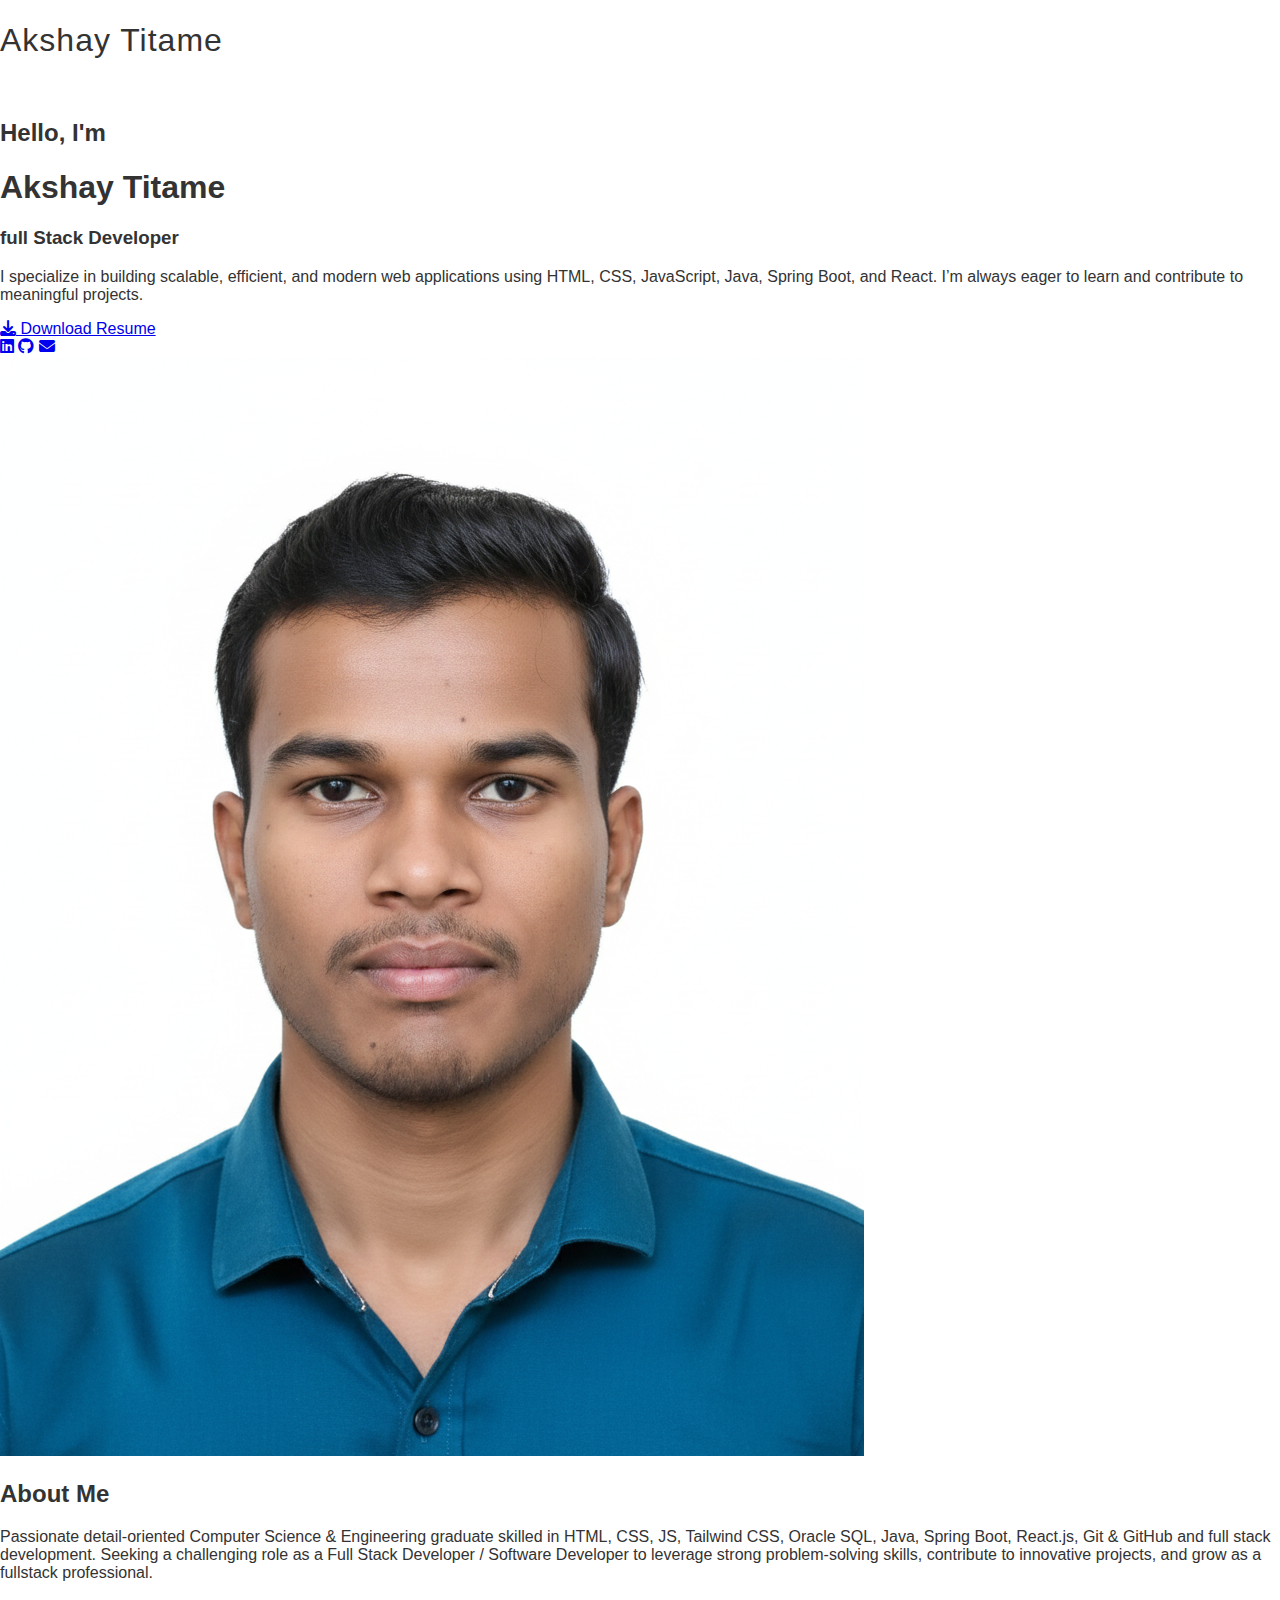
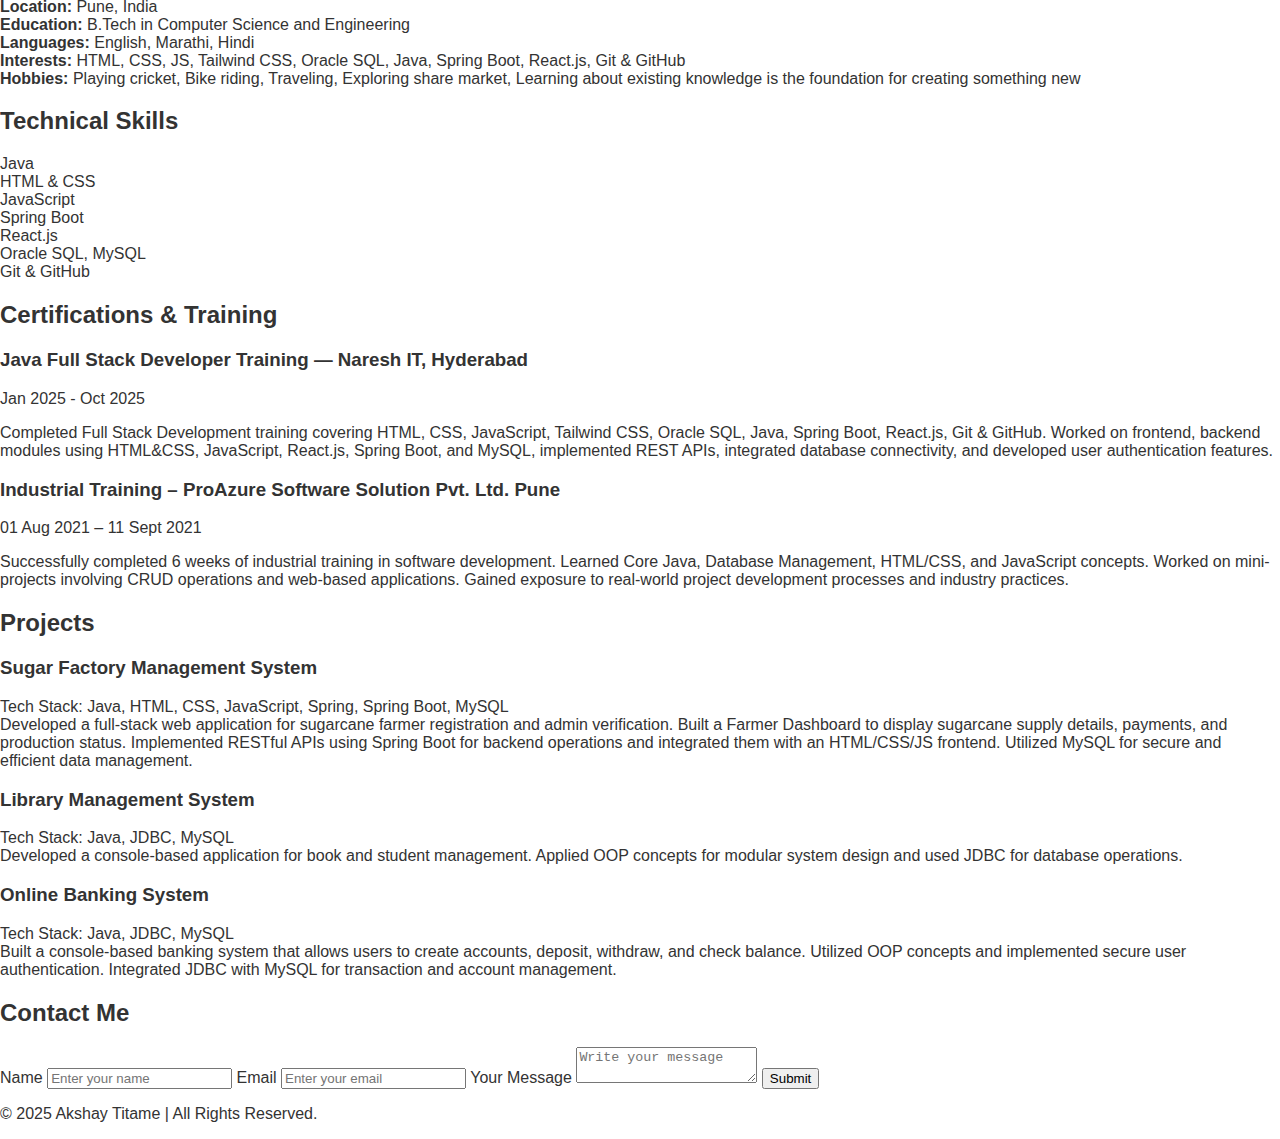
<file: index.html>
<!DOCTYPE html>
<html lang="en">
  <head>
    <meta charset="UTF-8" />
    <meta name="viewport" content="width=device-width, initial-scale=1.0" />
    <title>Akshay Titame | Portfolio</title>
    <link rel="stylesheet" href="style.css" />
    <link
      href="https://fonts.googleapis.com/css2?family=Poppins:wght@400;500;600;700&display=swap"
      rel="stylesheet"  
    />
    <link
      rel="stylesheet"
      href="https://cdnjs.cloudflare.com/ajax/libs/font-awesome/6.5.0/css/all.min.css"
    />
  </head>
  <body>
    <nav class="navbar">
      <div class="container nav-container">
        <h1 class="logo">Akshay Titame</h1>
        <ul class="nav-links">
          <li><a href="#about">About</a></li>
          <li><a href="#skills">Skills</a></li>
          <li><a href="#certifications">Certifications</a></li>
          <li><a href="#projects">Projects</a></li>
          <li><a href="#contact">Contact</a></li>
        </ul>
      </div>
    </nav>

    <header class="hero">
      <div class="container hero-container">
        <div class="hero-text">
          <h2>Hello, I'm</h2>
          <h1>Akshay Titame</h1>
          <h3>full Stack Developer</h3>
          <p>
            I specialize in building scalable, efficient, and modern web
            applications using HTML, CSS, JavaScript, Java, Spring Boot, and React. I’m always eager to
            learn and contribute to meaningful projects.
          </p>
          <a href="assets/resume/Akshay_Titame_Resume.pdf" class="btn" download>
            <i class="fa-solid fa-download"></i> Download Resume
          </a>
          <div class="social-icons">
            <a href="https://www.linkedin.com/in/akshay-titame/"><i class="fab fa-linkedin"></i></a>
            <a href="https://github.com/AkshayTitame"><i class="fab fa-github"></i></a>
            <a href="mailto:titameakshay2001@gmail.com"><i class="fa-solid fa-envelope"></i></a>
          </div>
        </div>
        <img src="assets/images/at_img.png" alt="Akshay Titame" class="hero-img" />
      </div>
    </header>

    <section id="about" class="about">
      <div class="container">
        <h2>About Me</h2>
        <p>
          Passionate detail-oriented Computer Science & Engineering graduate skilled in HTML, CSS, JS, Tailwind CSS, Oracle SQL, Java, Spring Boot, React.js, Git & GitHub and full stack development. Seeking a challenging role as a Full Stack Developer / Software Developer to leverage strong problem-solving skills, contribute to innovative projects, and grow as a fullstack professional.
        </p>
        <div class="about-grid">
          <div><strong>Location:</strong> Pune, India</div>
          <div><strong>Education:</strong> B.Tech in Computer Science and Engineering</div>
          <div><strong>Languages:</strong> English, Marathi, Hindi</div>
          <div><strong>Interests:</strong> HTML, CSS, JS, Tailwind CSS, Oracle SQL, Java, Spring Boot, React.js, Git & GitHub</div>
          <div><strong>Hobbies:</strong> Playing cricket, Bike riding, Traveling, Exploring share market, Learning about existing knowledge is the foundation for creating something new</div>
        </div>
      </div>
    </section>

    <section id="skills" class="skills">
      <div class="container">
        <h2>Technical Skills</h2>
        <div class="skills-grid">
          <div class="skill">
            <span>Java</span>
            <div class="bar"><div style="width: 97%"></div></div>
          </div>
          <div class="skill">
            <span>HTML & CSS</span>
            <div class="bar"><div style="width: 95%"></div></div>
          </div>
          <div class="skill">
            <span>JavaScript</span>
            <div class="bar"><div style="width: 95%"></div></div>
          </div>
          <div class="skill">
            <span>Spring Boot</span>
            <div class="bar"><div style="width: 85%"></div></div>
          </div>
          <div class="skill">
            <span>React.js</span>
            <div class="bar"><div style="width: 87%"></div></div>
          </div>
          <div class="skill">
            <span>Oracle SQL, MySQL</span>
            <div class="bar"><div style="width: 80%"></div></div>
          </div>
          <div class="skill">
            <span>Git & GitHub</span>
            <div class="bar"><div style="width: 85%"></div></div>
          </div>
        </div>
      </div>
    </section>

    <section id="certifications" class="certifications">
      <div class="container">
        <h2>Certifications & Training</h2>
        <div class="timeline">
          <div class="timeline-item">
            <div class="dot"></div>
            <h3>Java Full Stack Developer Training — Naresh IT, Hyderabad</h3>
            <p>Jan 2025 - Oct 2025</p>
            <p>
              Completed Full Stack Development training covering HTML, CSS, JavaScript, 
              Tailwind CSS, Oracle SQL, Java, Spring Boot, React.js, Git & GitHub. 
              Worked on frontend, backend modules using HTML&CSS, JavaScript, React.js, Spring Boot, and MySQL, implemented REST APIs, 
              integrated database connectivity, and developed user authentication features.
            </p>
          </div>
          <div class="timeline-item">
            <div class="dot"></div>
            <h3>Industrial Training – ProAzure Software Solution Pvt. Ltd. Pune</h3>
            <p>01 Aug 2021 – 11 Sept 2021</p>
            <p>
              Successfully completed 6 weeks of industrial training in software development. 
              Learned Core Java, Database Management, HTML/CSS, and JavaScript concepts. 
              Worked on mini-projects involving CRUD operations and web-based applications. 
              Gained exposure to real-world project development processes and industry practices.
            </p>
          </div>
        </div>
      </div>
    </section>

    <section id="projects" class="projects">
      <div class="container">
        <h2>Projects</h2>
        <div class="project-grid">
          <div class="project-card">
            <h3>Sugar Factory Management System</h3>
            <p>
              Tech Stack: Java, HTML, CSS, JavaScript, Spring, Spring Boot, MySQL<br>
              Developed a full-stack web application for sugarcane farmer registration and admin verification.
              Built a Farmer Dashboard to display sugarcane supply details, payments, and production status.
              Implemented RESTful APIs using Spring Boot for backend operations and integrated them with an HTML/CSS/JS frontend.
              Utilized MySQL for secure and efficient data management.
            </p>
          </div>
          <div class="project-card">
            <h3>Library Management System</h3>
            <p>
              Tech Stack: Java, JDBC, MySQL<br>
              Developed a console-based application for book and student management.
              Applied OOP concepts for modular system design and used JDBC for database operations.
            </p>
          </div>
          <div class="project-card">
            <h3>Online Banking System</h3>
            <p>
              Tech Stack: Java, JDBC, MySQL<br>
              Built a console-based banking system that allows users to create accounts, deposit, withdraw, and check balance.
              Utilized OOP concepts and implemented secure user authentication.
              Integrated JDBC with MySQL for transaction and account management.
            </p>
          </div>
        </div>
      </div>
    </section>

    <footer id="contact" class="contact-footer">
      <div class="container">
        <h2 class="contact-title">Contact Me</h2>
        <form class="contact-form" id="contactForm">
          <label for="name">Name</label>
          <input id="name" type="text" placeholder="Enter your name" class="input-field" required>

          <label for="email">Email</label>
          <input id="email" type="email" placeholder="Enter your email" class="input-field" required>

          <label for="message">Your Message</label>
          <textarea id="message" placeholder="Write your message" class="textarea-field" required></textarea>

          <button type="submit" class="submit-btn">Submit</button>
        </form>
        <p class="footer-note">© 2025 Akshay Titame | All Rights Reserved.</p>
      </div>
    </footer>

    <script src="script.js"></script>
  </body>
</html>
</file>
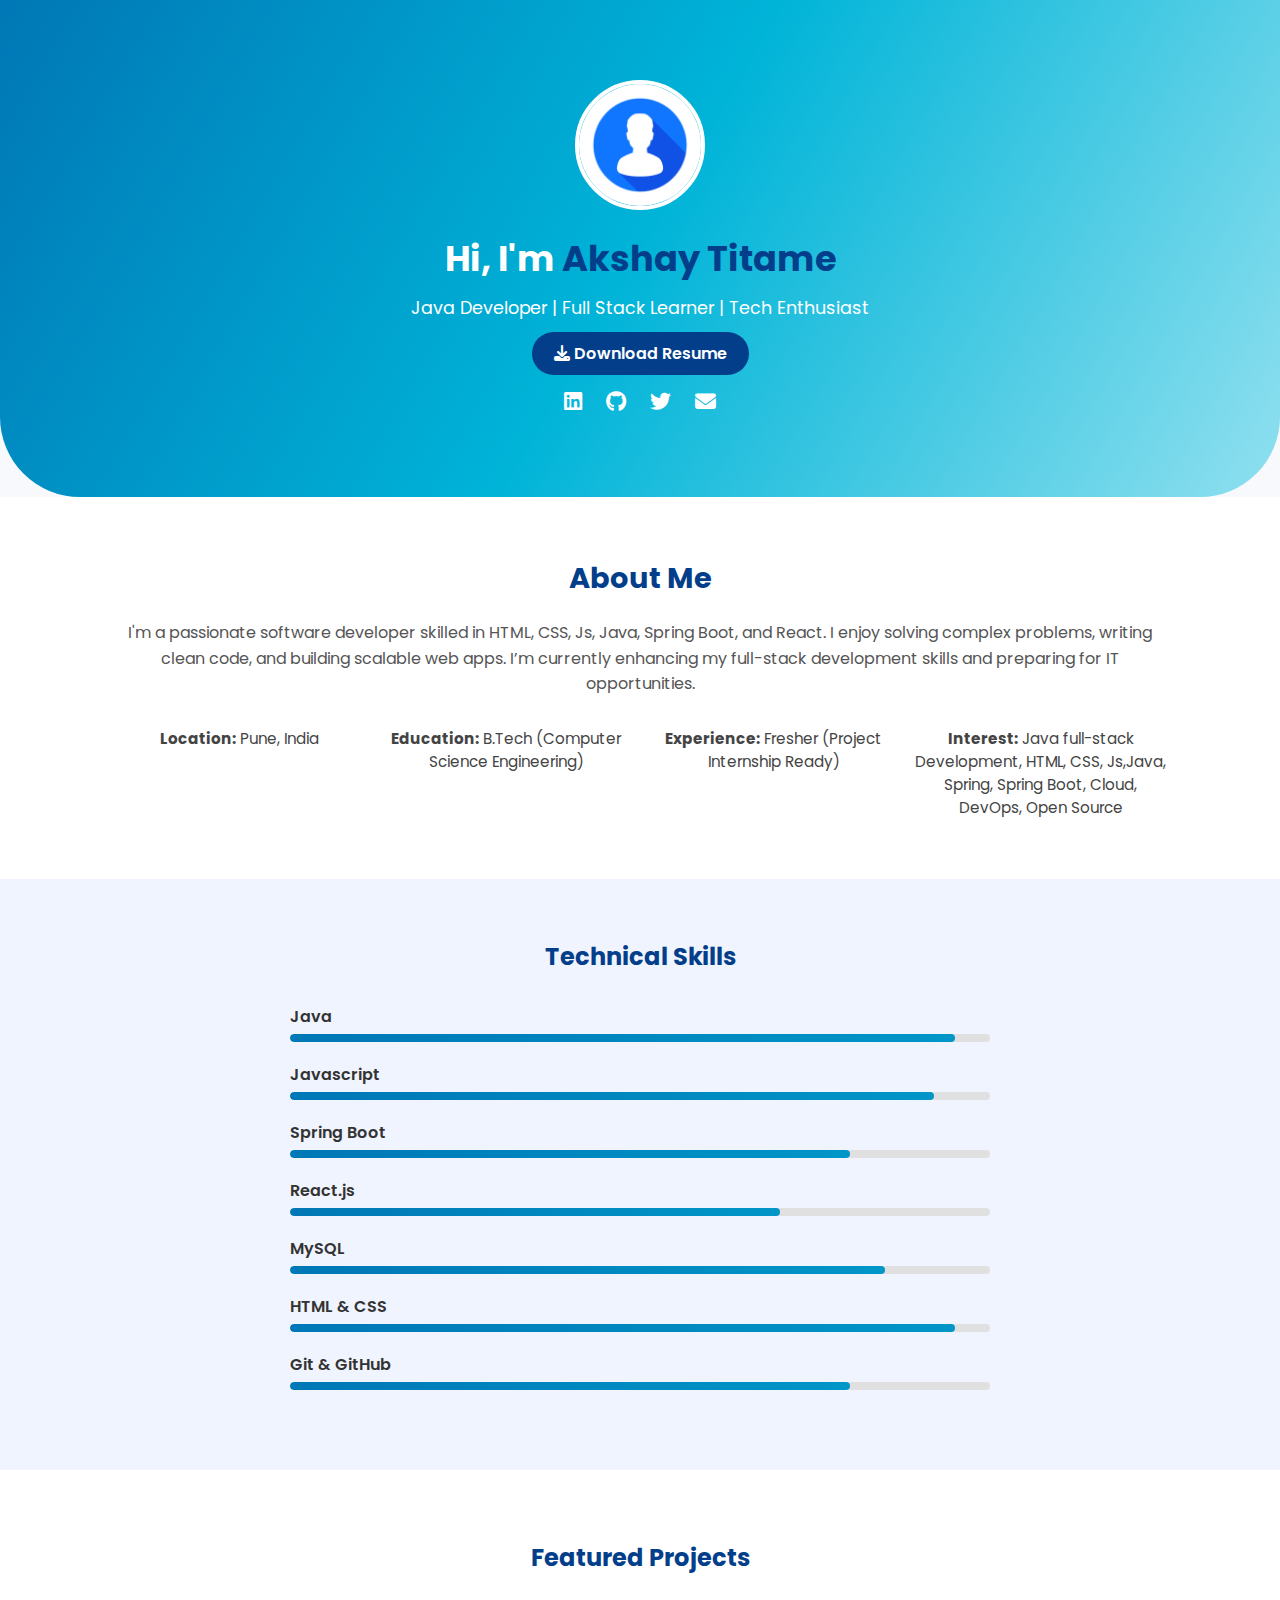
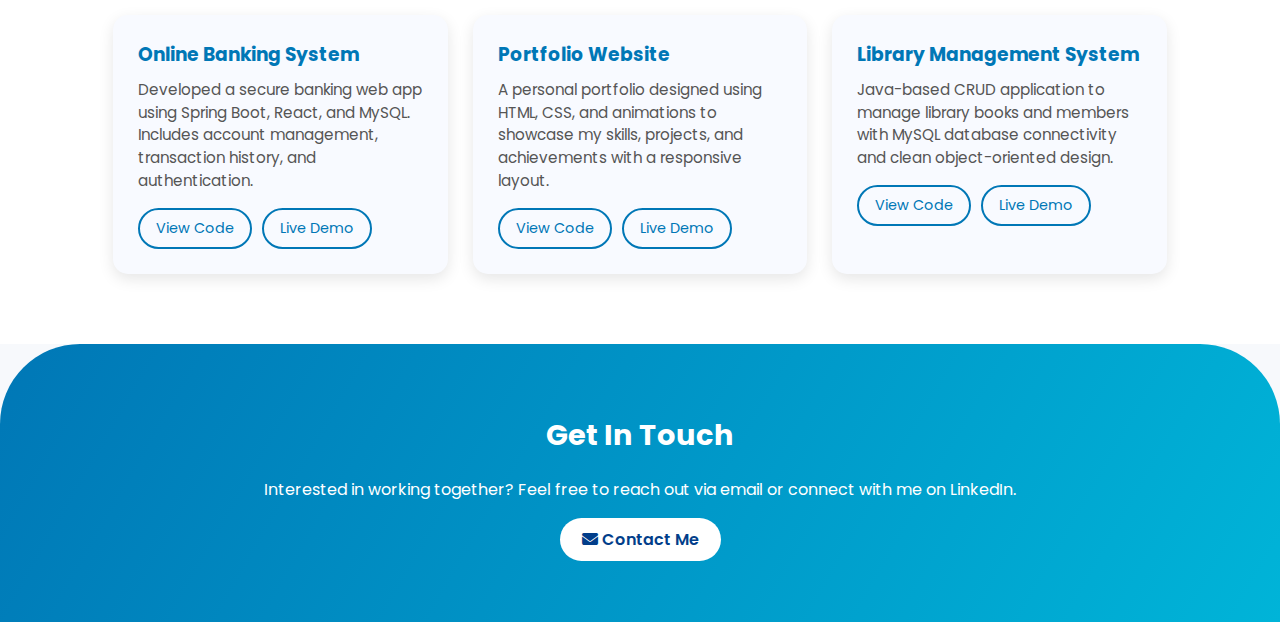
<file: Day_06/index.html>
<!DOCTYPE html>
<html lang="en">
  <head>
    <meta charset="UTF-8" />
    <meta name="viewport" content="width=device-width, initial-scale=1.0" />
    <title>Akshay Titame | Portfolio</title>
    <link rel="stylesheet" href="style.css" />
    <link
      href="https://fonts.googleapis.com/css2?family=Poppins:wght@400;500;600;700&display=swap"
      rel="stylesheet"
    />
    <link
      rel="stylesheet"
      href="https://cdnjs.cloudflare.com/ajax/libs/font-awesome/6.5.0/css/all.min.css"
    />
  </head>

  <body>
    <header class="hero">
      <div class="container">
        <div class="hero-content">
          <img src="profile.jpg" alt="Akshay Titame" class="profile-pic" />
          <h1>Hi, I'm <span>Akshay Titame</span></h1>
          <p class="tagline">
            Java Developer | Full Stack Learner | Tech Enthusiast
          </p>
          <a href="resume.pdf" class="btn" download>
            <i class="fa-solid fa-download"></i> Download Resume
          </a>
          <div class="social">
            <a href="#"><i class="fab fa-linkedin"></i></a>
            <a href="#"><i class="fab fa-github"></i></a>
            <a href="#"><i class="fab fa-twitter"></i></a>
            <a href="mailto:akshay@example.com"
              ><i class="fa-solid fa-envelope"></i
            ></a>
          </div>
        </div>
      </div>
    </header>

    <section class="about">
      <div class="container">
        <h2>About Me</h2>
        <p>
          I'm a passionate software developer skilled in HTML, CSS, Js, Java, Spring Boot, and
          React. I enjoy solving complex problems, writing clean code, and
          building scalable web apps. I’m currently enhancing my full-stack
          development skills and preparing for IT opportunities.
        </p>

        <div class="info-grid">
          <div><strong>Location:</strong> Pune, India</div>
          <div><strong>Education:</strong> B.Tech (Computer Science Engineering)</div>
          <div>
            <strong>Experience:</strong> Fresher (Project Internship Ready)
          </div>
          <div><strong>Interest:</strong> Java full-stack Development, HTML, CSS, Js,Java, Spring, Spring Boot, Cloud, DevOps, Open Source</div>
        </div>
      </div>
    </section>

    <section class="skills">
      <div class="container">
        <h2>Technical Skills</h2>
        <div class="skills-grid">
          <div class="skill">
            <span>Java</span>
            <div class="bar"><div style="width: 95%"></div></div>
          </div>
          <div class="skill">
            <span>Javascript</span>
            <div class="bar"><div style="width: 92%"></div></div>
          </div>
          <div class="skill">
            <span>Spring Boot</span>
            <div class="bar"><div style="width: 80%"></div></div>
          </div>
          <div class="skill">
            <span>React.js</span>
            <div class="bar"><div style="width: 70%"></div></div>
          </div>
          <div class="skill">
            <span>MySQL</span>
            <div class="bar"><div style="width: 85%"></div></div>
          </div>
          <div class="skill">
            <span>HTML & CSS</span>
            <div class="bar"><div style="width: 95%"></div></div>
          </div>
          <div class="skill">
            <span>Git & GitHub</span>
            <div class="bar"><div style="width: 80%"></div></div>
          </div>
        </div>
      </div>
    </section>

    <section class="projects">
      <div class="container">
        <h2>Featured Projects</h2>
        <div class="project-grid">
          <div class="project-card">
            <h3>Online Banking System</h3>
            <p>
              Developed a secure banking web app using Spring Boot, React, and
              MySQL. Includes account management, transaction history, and
              authentication.
            </p>
            <div class="buttons">
              <a href="#" class="btn-outline">View Code</a>
              <a href="#" class="btn-outline">Live Demo</a>
            </div>
          </div>

          <div class="project-card">
            <h3>Portfolio Website</h3>
            <p>
              A personal portfolio designed using HTML, CSS, and animations to
              showcase my skills, projects, and achievements with a responsive
              layout.
            </p>
            <div class="buttons">
              <a href="#" class="btn-outline">View Code</a>
              <a href="#" class="btn-outline">Live Demo</a>
            </div>
          </div>

          <div class="project-card">
            <h3>Library Management System</h3>
            <p>
              Java-based CRUD application to manage library books and members
              with MySQL database connectivity and clean object-oriented design.
            </p>
            <div class="buttons">
              <a href="#" class="btn-outline">View Code</a>
              <a href="#" class="btn-outline">Live Demo</a>
            </div>
          </div>
        </div>
      </div>
    </section>

    <footer class="contact">
      <div class="container">
        <h2>Get In Touch</h2>
        <p>
          Interested in working together? Feel free to reach out via email or
          connect with me on LinkedIn.
        </p>
        <a href="mailto:akshay@example.com" class="btn">
          <i class="fa-solid fa-envelope"></i> Contact Me
        </a>
      </div>
    </footer>
  </body>
</html>
</file>
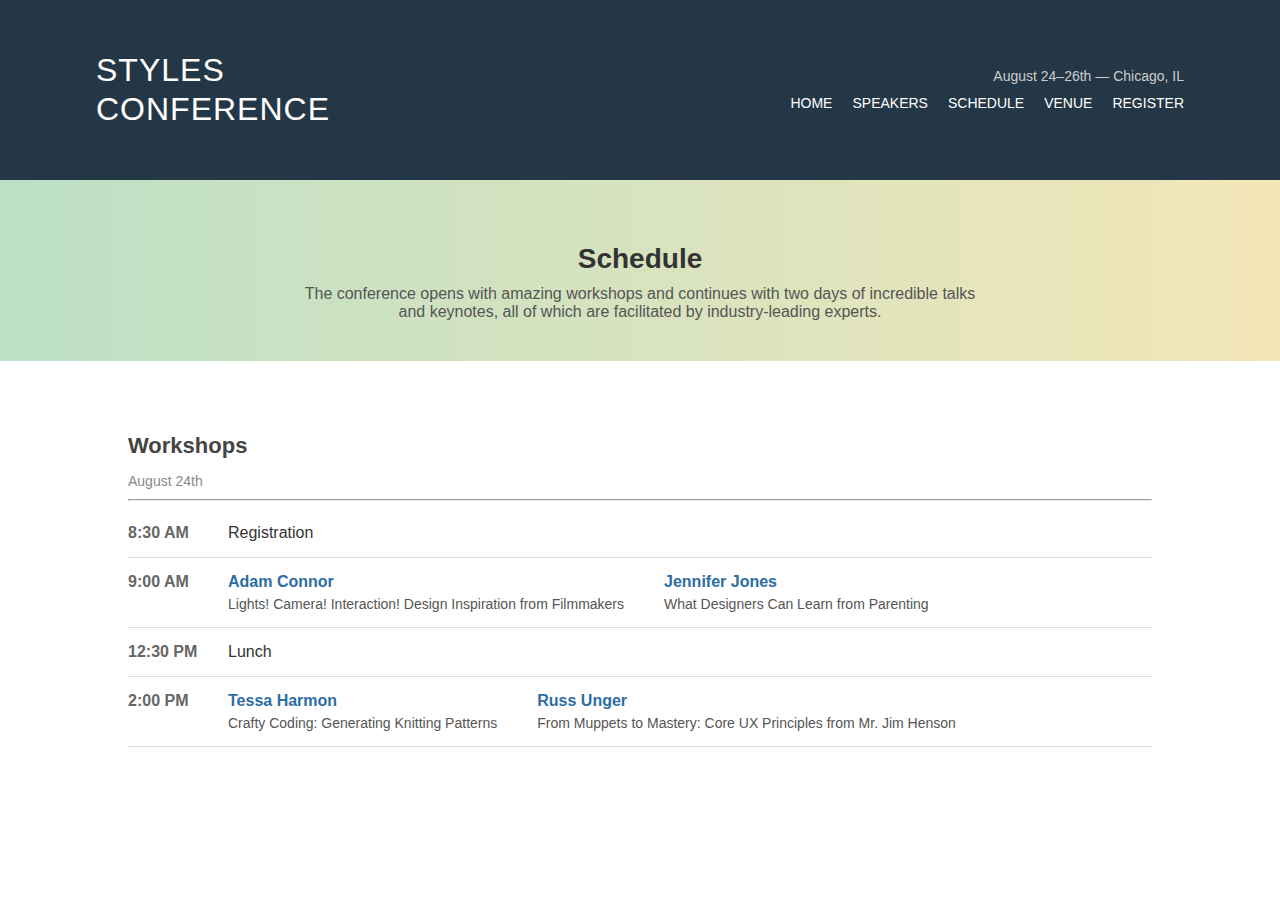
<file: Session 2/web-playground/index.html>
<!DOCTYPE html>
<html lang="en">
<head>
  <meta charset="UTF-8">
  <meta name="viewport" content="width=device-width, initial-scale=1.0">
  <title>Styles Conference - Schedule</title>
  <link rel="stylesheet" href="style.css">
</head>
<body>
  <header class="main-header">
    <div class="container">
      <h1 class="logo">STYLES<br>CONFERENCE</h1>
      <div class="event-info">
        <p>August 24–26th — Chicago, IL</p>
        <nav>
          <ul>
            <li><a href="#">HOME</a></li>
            <li><a href="#">SPEAKERS</a></li>
            <li><a href="#">SCHEDULE</a></li>
            <li><a href="#">VENUE</a></li>
            <li><a href="#">REGISTER</a></li>
          </ul>
        </nav>
      </div>
    </div>
  </header>

  <section class="schedule-intro">
    <h2>Schedule</h2>
    <p>
      The conference opens with amazing workshops and continues with two days of incredible talks and keynotes,
      all of which are facilitated by industry-leading experts.
    </p>
  </section>

  <section class="schedule">
    <div class="container">
      <h3>Workshops</h3>
      <p class="date">August 24th</p>
      <hr>

      <div class="session">
        <div class="time">8:30 AM</div>
        <div class="details">Registration</div>
      </div>

      <div class="session">
        <div class="time">9:00 AM</div>
        <div class="details">
          <div class="workshop">
            <h4>Adam Connor</h4>
            <p>Lights! Camera! Interaction! Design Inspiration from Filmmakers</p>
          </div>
          <div class="workshop">
            <h4>Jennifer Jones</h4>
            <p>What Designers Can Learn from Parenting</p>
          </div>
        </div>
      </div>

      <div class="session">
        <div class="time">12:30 PM</div>
        <div class="details">Lunch</div>
      </div>

      <div class="session">
        <div class="time">2:00 PM</div>
        <div class="details">
          <div class="workshop">
            <h4>Tessa Harmon</h4>
            <p>Crafty Coding: Generating Knitting Patterns</p>
          </div>
          <div class="workshop">
            <h4>Russ Unger</h4>
            <p>From Muppets to Mastery: Core UX Principles from Mr. Jim Henson</p>
          </div>
        </div>
      </div>
    </div>
  </section>
</body>
</html>
</file>
<file: style.css>
body {
  font-family: "Helvetica Neue", Arial, sans-serif;
  margin: 0;
  background-color: #fff;
  color: #333;
}

/* Header */
.main-header {
  background-color: #243746;
  color: white;
  padding: 30px 0;
}

.main-header .container {
  display: flex;
  justify-content: space-between;
  align-items: center;
  width: 85%;
  margin: 0 auto;
}

.logo {
  font-weight: 300;
  line-height: 1.2;
  letter-spacing: 1px;
}

.event-info p {
  margin: 0;
  font-size: 14px;
  color: #ccc;
  text-align: right;
}

nav ul {
  list-style: none;
  padding: 0;
  margin: 10px 0 0;
  display: flex;
  gap: 20px;
  justify-content: flex-end;
}

nav ul li a {
  color: white;
  text-decoration: none;
  font-size: 14px;
  font-weight: 500;
}

nav ul li a:hover {
  text-decoration: underline;
}

/* Intro section */
.schedule-intro {
  background: linear-gradient(to right, #bce0c5, #f3e6b8);
  text-align: center;
  padding: 40px 20px;
}

.schedule-intro h2 {
  font-size: 28px;
  color: #333;
  margin-bottom: 10px;
}

.schedule-intro p {
  color: #555;
  max-width: 700px;
  margin: 0 auto;
  font-size: 16px;
}

/* Schedule content */
.schedule {
  padding: 50px 0;
}

.schedule .container {
  width: 80%;
  margin: 0 auto;
}

.schedule h3 {
  font-size: 22px;
  color: #444;
  margin-bottom: 0;
}

.schedule .date {
  color: #888;
  font-size: 14px;
  margin-bottom: 10px;
}

.session {
  display: flex;
  border-bottom: 1px solid #ddd;
  padding: 15px 0;
}

.time {
  width: 100px;
  font-weight: bold;
  color: #666;
}

.details {
  flex: 1;
  display: flex;
  gap: 40px;
}

.workshop h4 {
  color: #2e6da4;
  margin: 0 0 5px;
  font-size: 16px;
}

.workshop p {
  margin: 0;
  font-size: 14px;
  color: #555;
}
</file>
<file: Day_06/style.css>
* {
  margin: 0;
  padding: 0;
  box-sizing: border-box;
  font-family: "Poppins", sans-serif;
}

body {
  background-color: #f7f9fc;
  color: #333;
  scroll-behavior: smooth;
}

.container {
  width: 85%;
  max-width: 1100px;
  margin: 0 auto;
}


.hero {
  background: linear-gradient(120deg, #0077b6, #00b4d8, #90e0ef);
  color: #fff;
  text-align: center;
  padding: 80px 20px;
  border-bottom-left-radius: 80px;
  border-bottom-right-radius: 80px;
}

.hero-content .profile-pic {
  width: 130px;
  height: 130px;
  border-radius: 50%;
  border: 4px solid #fff;
  object-fit: cover;
  margin-bottom: 15px;
  transition: transform 0.3s ease;
}

.hero-content .profile-pic:hover {
  transform: scale(1.1);
}

.hero h1 {
  font-size: 2.2rem;
  margin-bottom: 10px;
}

.hero h1 span {
  color: #023e8a;
}

.tagline {
  font-size: 1.1rem;
  margin-bottom: 20px;
  font-weight: 400;
}

.btn {
  background: #023e8a;
  color: #fff;
  padding: 10px 22px;
  border-radius: 30px;
  text-decoration: none;
  font-weight: 600;
  transition: all 0.3s ease;
}

.btn:hover {
  background: #03045e;
}

.social {
  margin-top: 20px;
}

.social a {
  color: #fff;
  font-size: 1.3rem;
  margin: 0 10px;
  transition: 0.3s;
}

.social a:hover {
  color: #03045e;
}

/* ===== ABOUT ===== */
.about {
  background: #fff;
  padding: 60px 20px;
  text-align: center;
}

.about h2 {
  color: #023e8a;
  font-size: 1.8rem;
  margin-bottom: 20px;
}

.about p {
  font-size: 1rem;
  color: #555;
  margin-bottom: 30px;
  line-height: 1.6;
}

.info-grid {
  display: grid;
  grid-template-columns: repeat(auto-fit, minmax(230px, 1fr));
  gap: 15px;
  color: #444;
  font-size: 0.95rem;
}


.skills {
  background: #f0f4ff;
  padding: 60px 20px;
}

.skills h2 {
  text-align: center;
  color: #023e8a;
  margin-bottom: 30px;
}

.skills-grid {
  max-width: 700px;
  margin: 0 auto;
}

.skill {
  margin-bottom: 20px;
}

.skill span {
  font-weight: 600;
  display: inline-block;
  margin-bottom: 5px;
}

.bar {
  background: #e0e0e0;
  height: 8px;
  border-radius: 10px;
  overflow: hidden;
}

.bar div {
  background: linear-gradient(90deg, #0077b6, #0096c7);
  height: 100%;
  border-radius: 10px;
}


.projects {
  background: #fff;
  padding: 70px 20px;
}

.projects h2 {
  text-align: center;
  color: #023e8a;
  margin-bottom: 40px;
}

.project-grid {
  display: grid;
  grid-template-columns: repeat(auto-fit, minmax(300px, 1fr));
  gap: 25px;
}

.project-card {
  background: #f8faff;
  border-radius: 15px;
  padding: 25px;
  box-shadow: 0 5px 15px rgba(0, 0, 0, 0.1);
  transition: transform 0.3s ease;
}

.project-card:hover {
  transform: translateY(-8px);
}

.project-card h3 {
  color: #0077b6;
  margin-bottom: 10px;
}

.project-card p {
  color: #555;
  font-size: 0.95rem;
  line-height: 1.5;
  margin-bottom: 15px;
}

.buttons {
  display: flex;
  gap: 10px;
}

.btn-outline {
  border: 2px solid #0077b6;
  color: #0077b6;
  text-decoration: none;
  padding: 8px 16px;
  border-radius: 25px;
  font-size: 0.9rem;
  transition: 0.3s ease;
}

.btn-outline:hover {
  background: #0077b6;
  color: #fff;
}


.contact {
  background: linear-gradient(120deg, #0077b6, #00b4d8);
  color: #fff;
  text-align: center;
  padding: 70px 20px;
  border-top-left-radius: 80px;
  border-top-right-radius: 80px;
}

.contact h2 {
  font-size: 1.8rem;
  margin-bottom: 20px;
}

.contact p {
  font-size: 1rem;
  margin-bottom: 25px;
}

.contact .btn {
  background: #fff;
  color: #023e8a;
  font-weight: 600;
}

.contact .btn:hover {
  background: #03045e;
  color: #fff;
}
</file>
<file: Session 2/web-playground/style.css>
body {
  font-family: "Helvetica Neue", Arial, sans-serif;
  margin: 0;
  background-color: #fff;
  color: #333;
}

/* Header */
.main-header {
  background-color: #243746;
  color: white;
  padding: 30px 0;
}

.main-header .container {
  display: flex;
  justify-content: space-between;
  align-items: center;
  width: 85%;
  margin: 0 auto;
}

.logo {
  font-weight: 300;
  line-height: 1.2;
  letter-spacing: 1px;
}

.event-info p {
  margin: 0;
  font-size: 14px;
  color: #ccc;
  text-align: right;
}

nav ul {
  list-style: none;
  padding: 0;
  margin: 10px 0 0;
  display: flex;
  gap: 20px;
  justify-content: flex-end;
}

nav ul li a {
  color: white;
  text-decoration: none;
  font-size: 14px;
  font-weight: 500;
}

nav ul li a:hover {
  text-decoration: underline;
}

/* Intro section */
.schedule-intro {
  background: linear-gradient(to right, #bce0c5, #f3e6b8);
  text-align: center;
  padding: 40px 20px;
}

.schedule-intro h2 {
  font-size: 28px;
  color: #333;
  margin-bottom: 10px;
}

.schedule-intro p {
  color: #555;
  max-width: 700px;
  margin: 0 auto;
  font-size: 16px;
}

/* Schedule content */
.schedule {
  padding: 50px 0;
}

.schedule .container {
  width: 80%;
  margin: 0 auto;
}

.schedule h3 {
  font-size: 22px;
  color: #444;
  margin-bottom: 0;
}

.schedule .date {
  color: #888;
  font-size: 14px;
  margin-bottom: 10px;
}

.session {
  display: flex;
  border-bottom: 1px solid #ddd;
  padding: 15px 0;
}

.time {
  width: 100px;
  font-weight: bold;
  color: #666;
}

.details {
  flex: 1;
  display: flex;
  gap: 40px;
}

.workshop h4 {
  color: #2e6da4;
  margin: 0 0 5px;
  font-size: 16px;
}

.workshop p {
  margin: 0;
  font-size: 14px;
  color: #555;   
}
</file>
